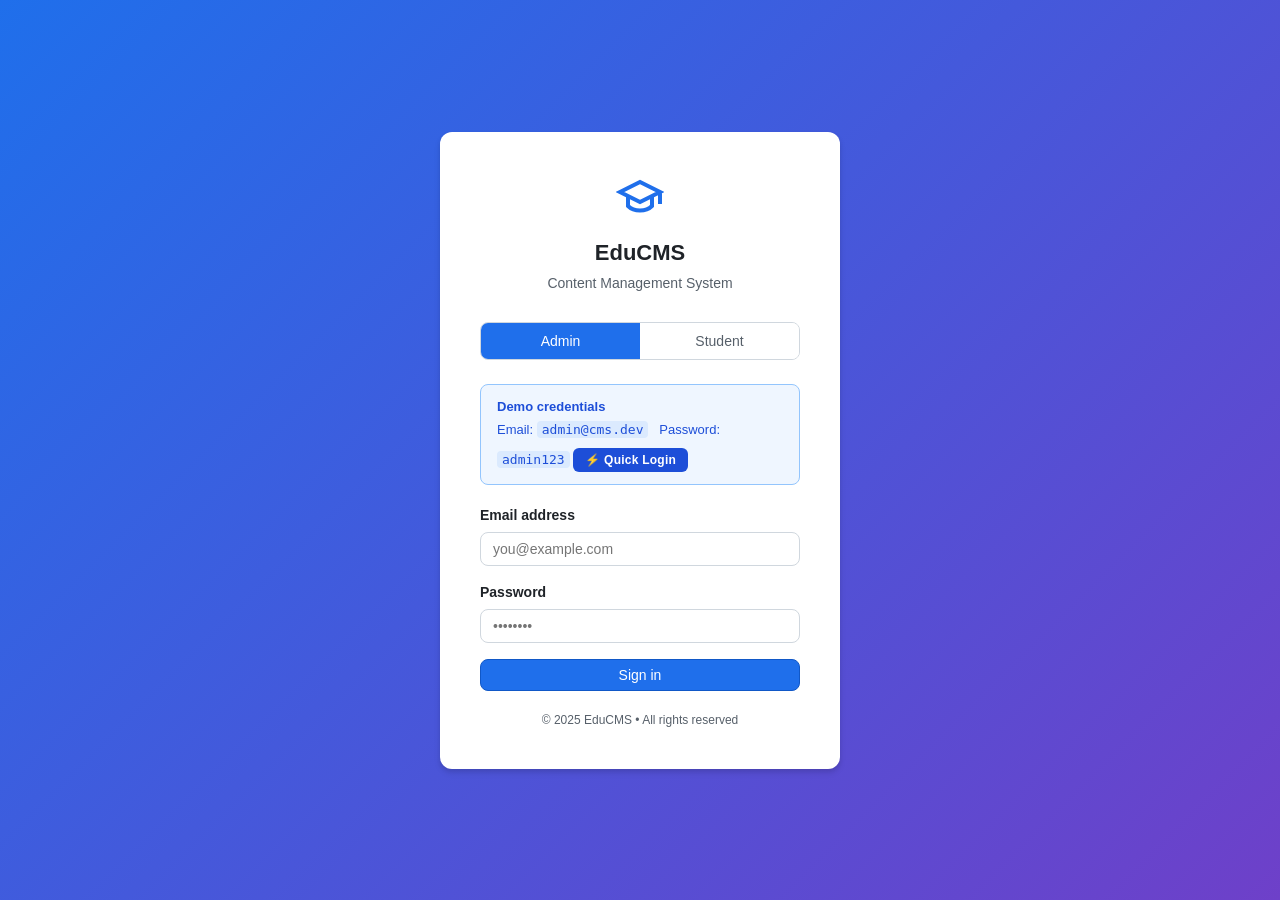
<file: index.html>
<!DOCTYPE html>
<html lang="en">
<head>
  <meta charset="UTF-8" />
  <meta name="viewport" content="width=device-width, initial-scale=1.0" />
  <title>CMS – Login</title>
  <link rel="stylesheet" href="css/style.css" />
  <style>
    .demo-creds {
      background: #eff6ff;
      border: 1px solid #93c5fd;
      border-radius: 8px;
      padding: 12px 16px;
      margin-bottom: 20px;
      font-size: 13px;
      color: #1d4ed8;
    }
    .demo-creds strong { display: block; margin-bottom: 4px; }
    .demo-creds code {
      background: #dbeafe;
      padding: 1px 5px;
      border-radius: 4px;
      font-family: monospace;
    }
  </style>
</head>
<body>
  <div class="auth-page">
    <div class="auth-card">
      <div class="auth-logo">
        <!-- Graduation cap icon -->
        <svg xmlns="http://www.w3.org/2000/svg" viewBox="0 0 24 24" fill="none" stroke="currentColor" stroke-width="2">
          <path d="M22 10v6M2 10l10-5 10 5-10 5z"/>
          <path d="M6 12v5c3 3 9 3 12 0v-5"/>
        </svg>
        <h1>EduCMS</h1>
        <p>Content Management System</p>
      </div>

      <!-- Role Selector -->
      <div class="role-tabs" role="tablist">
        <button class="role-tab active" data-role="admin"   role="tab" aria-selected="true">Admin</button>
        <button class="role-tab"        data-role="student" role="tab" aria-selected="false">Student</button>
      </div>

      <!-- Demo credentials hint -->
      <div class="demo-creds" id="demo-creds">
        <strong>Demo credentials</strong>
        <span id="demo-text">
          Email: <code>admin@cms.dev</code> &nbsp; Password: <code>admin123</code>
        </span>
        <button type="button" id="quick-login-btn" class="quick-login-btn">
          ⚡ Quick Login
        </button>
      </div>

      <!-- Alert area -->
      <div id="login-alert" style="display:none;"></div>

      <!-- Login Form -->
      <form id="login-form" novalidate>
        <div class="form-group">
          <label for="email">Email address</label>
          <input type="email" id="email" name="email" placeholder="you@example.com" autocomplete="email" required />
          <span class="error-msg" id="email-err"></span>
        </div>
        <div class="form-group">
          <label for="password">Password</label>
          <input type="password" id="password" name="password" placeholder="••••••••" autocomplete="current-password" required />
          <span class="error-msg" id="password-err"></span>
        </div>
        <button type="submit" class="btn btn-primary" style="width:100%; justify-content: center;">
          Sign in
        </button>
      </form>

      <p class="auth-footer">&copy; 2025 EduCMS &bull; All rights reserved</p>
    </div>
  </div>

  <script src="js/app.js"></script>
  <script>
    const DEMO = {
      admin:   { email: 'admin@cms.dev',   password: 'admin123',   label: 'Email: <code>admin@cms.dev</code> &nbsp; Password: <code>admin123</code>' },
      student: { email: 'alice@cms.dev',   password: 'student123', label: 'Email: <code>alice@cms.dev</code> &nbsp; Password: <code>student123</code>' },
    };

    let selectedRole = 'admin';

    // If already logged in, redirect immediately
    const session = Auth.getSession();
    if (session) {
      window.location.href = session.role === 'admin' ? 'admin/index.html' : 'student/index.html';
    }

    // Role tab switching
    document.querySelectorAll('.role-tab').forEach(btn => {
      btn.addEventListener('click', () => {
        document.querySelectorAll('.role-tab').forEach(b => {
          b.classList.remove('active');
          b.setAttribute('aria-selected', 'false');
        });
        btn.classList.add('active');
        btn.setAttribute('aria-selected', 'true');
        selectedRole = btn.dataset.role;
        document.getElementById('demo-text').innerHTML = DEMO[selectedRole].label;
        clearErrors();
      });
    });

    // Quick Login – auto-fill and submit the demo credentials
    document.getElementById('quick-login-btn').addEventListener('click', () => {
      clearErrors();
      document.getElementById('email').value    = DEMO[selectedRole].email;
      document.getElementById('password').value = DEMO[selectedRole].password;
      const form = document.getElementById('login-form');
      // requestSubmit() fires validation and submit event; fall back to dispatchEvent for older browsers
      if (typeof form.requestSubmit === 'function') {
        form.requestSubmit();
      } else {
        form.dispatchEvent(new Event('submit', { bubbles: true, cancelable: true }));
      }
    });

    // Form submission
    document.getElementById('login-form').addEventListener('submit', function(e) {
      e.preventDefault();
      clearErrors();

      const email    = document.getElementById('email').value.trim();
      const password = document.getElementById('password').value;
      let valid = true;

      if (!email) {
        showFieldError('email', 'Email is required.');
        valid = false;
      }
      if (!password) {
        showFieldError('password', 'Password is required.');
        valid = false;
      }
      if (!valid) return;

      const session = Auth.login(email, password, selectedRole);
      if (session) {
        window.location.href = selectedRole === 'admin' ? 'admin/index.html' : 'student/index.html';
      } else {
        showAlert('Invalid email or password for the selected role.', 'danger');
      }
    });

    function showFieldError(field, msg) {
      document.getElementById(field).classList.add('input-error');
      document.getElementById(field + '-err').textContent = msg;
    }

    function clearErrors() {
      ['email', 'password'].forEach(f => {
        document.getElementById(f).classList.remove('input-error');
        document.getElementById(f + '-err').textContent = '';
      });
      const alert = document.getElementById('login-alert');
      alert.style.display = 'none';
      alert.textContent = '';
    }

    function showAlert(msg, type) {
      const alert = document.getElementById('login-alert');
      alert.className = `alert alert-${type}`;
      alert.textContent = msg;
      alert.style.display = 'block';
    }
  </script>
</body>
</html>
</file>
<file: css/style.css>
/* CMS Shared Styles */

*, *::before, *::after {
  box-sizing: border-box;
  margin: 0;
  padding: 0;
}

:root {
  --primary: #1f6feb;
  --primary-dark: #1158c7;
  --secondary: #6e40c9;
  --success: #2da44e;
  --danger: #cf222e;
  --warning: #d4a72c;
  --bg: #f6f8fa;
  --surface: #ffffff;
  --border: #d0d7de;
  --text: #1f2328;
  --text-muted: #57606a;
  --shadow: 0 1px 3px rgba(0,0,0,0.12), 0 1px 2px rgba(0,0,0,0.08);
  --shadow-md: 0 4px 6px rgba(0,0,0,0.10), 0 2px 4px rgba(0,0,0,0.06);
  --radius: 8px;
  --sidebar-width: 240px;
}

body {
  font-family: -apple-system, BlinkMacSystemFont, "Segoe UI", Roboto, Helvetica, Arial, sans-serif;
  background: var(--bg);
  color: var(--text);
  font-size: 14px;
  line-height: 1.5;
  min-height: 100vh;
}

a {
  color: var(--primary);
  text-decoration: none;
}

a:hover {
  text-decoration: underline;
}

/* ---- Buttons ---- */
.btn {
  display: inline-flex;
  align-items: center;
  gap: 6px;
  padding: 8px 16px;
  border: 1px solid transparent;
  border-radius: var(--radius);
  font-size: 14px;
  font-weight: 500;
  cursor: pointer;
  transition: background 0.15s, border-color 0.15s, box-shadow 0.15s;
  text-decoration: none;
  line-height: 1;
}

.btn:focus {
  outline: 2px solid var(--primary);
  outline-offset: 2px;
}

.btn-primary {
  background: var(--primary);
  color: #fff;
  border-color: var(--primary-dark);
}

.btn-primary:hover {
  background: var(--primary-dark);
  text-decoration: none;
}

.btn-secondary {
  background: var(--surface);
  color: var(--text);
  border-color: var(--border);
}

.btn-secondary:hover {
  background: var(--bg);
  text-decoration: none;
}

.btn-success {
  background: var(--success);
  color: #fff;
  border-color: #26994a;
}

.btn-success:hover {
  background: #26994a;
  text-decoration: none;
}

.btn-danger {
  background: var(--danger);
  color: #fff;
  border-color: #b91c24;
}

.btn-danger:hover {
  background: #b91c24;
  text-decoration: none;
}

.btn-sm {
  padding: 5px 10px;
  font-size: 12px;
}

.btn-icon {
  padding: 6px;
  background: transparent;
  border: none;
  color: var(--text-muted);
  cursor: pointer;
  border-radius: var(--radius);
}

.btn-icon:hover {
  color: var(--text);
  background: var(--bg);
}

/* ---- Form Elements ---- */
.form-group {
  margin-bottom: 16px;
}

label {
  display: block;
  font-weight: 600;
  margin-bottom: 6px;
  color: var(--text);
}

input[type="text"],
input[type="email"],
input[type="password"],
input[type="number"],
input[type="search"],
input[type="date"],
select,
textarea {
  width: 100%;
  padding: 8px 12px;
  border: 1px solid var(--border);
  border-radius: var(--radius);
  font-size: 14px;
  color: var(--text);
  background: var(--surface);
  transition: border-color 0.15s, box-shadow 0.15s;
  font-family: inherit;
}

input:focus, select:focus, textarea:focus {
  outline: none;
  border-color: var(--primary);
  box-shadow: 0 0 0 3px rgba(31, 111, 235, 0.15);
}

textarea {
  resize: vertical;
  min-height: 100px;
}

.input-error {
  border-color: var(--danger) !important;
}

.error-msg {
  color: var(--danger);
  font-size: 12px;
  margin-top: 4px;
}

/* ---- Cards ---- */
.card {
  background: var(--surface);
  border: 1px solid var(--border);
  border-radius: var(--radius);
  box-shadow: var(--shadow);
  overflow: hidden;
}

.card-header {
  padding: 16px 20px;
  border-bottom: 1px solid var(--border);
  font-weight: 600;
  font-size: 15px;
  display: flex;
  align-items: center;
  justify-content: space-between;
  background: var(--surface);
}

.card-body {
  padding: 20px;
}

/* ---- Tables ---- */
.table-wrap {
  overflow-x: auto;
}

table {
  width: 100%;
  border-collapse: collapse;
}

th, td {
  padding: 10px 14px;
  text-align: left;
  border-bottom: 1px solid var(--border);
}

th {
  background: var(--bg);
  font-weight: 600;
  font-size: 12px;
  text-transform: uppercase;
  letter-spacing: 0.05em;
  color: var(--text-muted);
}

tr:last-child td {
  border-bottom: none;
}

tr:hover td {
  background: #f0f6ff;
}

/* ---- Badges ---- */
.badge {
  display: inline-flex;
  align-items: center;
  padding: 2px 8px;
  border-radius: 12px;
  font-size: 12px;
  font-weight: 600;
}

.badge-primary { background: #dbeafe; color: var(--primary-dark); }
.badge-success { background: #dcfce7; color: #15803d; }
.badge-warning { background: #fef9c3; color: #b45309; }
.badge-danger  { background: #fee2e2; color: #991b1b; }
.badge-secondary { background: #f1f5f9; color: #475569; }

/* ---- Alerts ---- */
.alert {
  padding: 12px 16px;
  border-radius: var(--radius);
  border: 1px solid transparent;
  font-size: 14px;
  margin-bottom: 16px;
}

.alert-success { background: #f0fdf4; border-color: #86efac; color: #15803d; }
.alert-danger  { background: #fef2f2; border-color: #fca5a5; color: #991b1b; }
.alert-info    { background: #eff6ff; border-color: #93c5fd; color: #1d4ed8; }
.alert-warning { background: #fffbeb; border-color: #fcd34d; color: #92400e; }

/* ---- Auth / Login Page ---- */
.auth-page {
  min-height: 100vh;
  display: flex;
  align-items: center;
  justify-content: center;
  background: linear-gradient(135deg, #1f6feb 0%, #6e40c9 100%);
  padding: 24px;
}

.auth-card {
  background: var(--surface);
  border-radius: 12px;
  box-shadow: var(--shadow-md);
  width: 100%;
  max-width: 400px;
  padding: 40px;
}

.auth-logo {
  text-align: center;
  margin-bottom: 28px;
}

.auth-logo svg {
  width: 48px;
  height: 48px;
  color: var(--primary);
}

.auth-logo h1 {
  font-size: 22px;
  font-weight: 700;
  margin-top: 10px;
  color: var(--text);
}

.auth-logo p {
  color: var(--text-muted);
  margin-top: 4px;
  font-size: 14px;
}

.role-tabs {
  display: flex;
  border: 1px solid var(--border);
  border-radius: var(--radius);
  overflow: hidden;
  margin-bottom: 24px;
}

.role-tab {
  flex: 1;
  padding: 10px;
  text-align: center;
  cursor: pointer;
  font-weight: 500;
  font-size: 14px;
  color: var(--text-muted);
  background: var(--surface);
  border: none;
  transition: background 0.15s, color 0.15s;
}

.role-tab.active {
  background: var(--primary);
  color: #fff;
}

.auth-footer {
  text-align: center;
  margin-top: 20px;
  font-size: 12px;
  color: var(--text-muted);
}

.quick-login-btn {
  display: inline-block;
  margin-top: 8px;
  padding: 5px 12px;
  background: #1d4ed8;
  color: #fff;
  border: none;
  border-radius: 6px;
  font-size: 12px;
  font-weight: 600;
  cursor: pointer;
  letter-spacing: 0.02em;
}

.quick-login-btn:hover {
  background: #1e40af;
}

/* ---- App Layout ---- */
.app-layout {
  display: flex;
  min-height: 100vh;
}

/* ---- Sidebar ---- */
.sidebar {
  width: var(--sidebar-width);
  background: #0d1117;
  color: #e6edf3;
  display: flex;
  flex-direction: column;
  flex-shrink: 0;
  position: fixed;
  top: 0;
  left: 0;
  height: 100vh;
  overflow-y: auto;
  z-index: 100;
}

.sidebar-brand {
  padding: 20px 16px;
  border-bottom: 1px solid #21262d;
  display: flex;
  align-items: center;
  gap: 10px;
}

.sidebar-brand-icon {
  width: 32px;
  height: 32px;
  border-radius: 6px;
  background: var(--primary);
  display: flex;
  align-items: center;
  justify-content: center;
  flex-shrink: 0;
}

.sidebar-brand-icon svg {
  color: #fff;
}

.sidebar-brand-text {
  font-weight: 700;
  font-size: 15px;
  color: #e6edf3;
  white-space: nowrap;
  overflow: hidden;
  text-overflow: ellipsis;
}

.sidebar-brand-sub {
  font-size: 11px;
  color: #8b949e;
  margin-top: 1px;
}

.sidebar-nav {
  flex: 1;
  padding: 12px 0;
}

.nav-section {
  margin-bottom: 8px;
}

.nav-section-title {
  padding: 6px 16px;
  font-size: 11px;
  font-weight: 600;
  text-transform: uppercase;
  letter-spacing: 0.06em;
  color: #8b949e;
}

.nav-link {
  display: flex;
  align-items: center;
  gap: 10px;
  padding: 8px 16px;
  color: #8b949e;
  font-size: 14px;
  cursor: pointer;
  border-radius: 0;
  transition: color 0.15s, background 0.15s;
  border: none;
  background: none;
  width: 100%;
  text-align: left;
  text-decoration: none;
}

.nav-link:hover {
  color: #e6edf3;
  background: #21262d;
  text-decoration: none;
}

.nav-link.active {
  color: #e6edf3;
  background: #21262d;
}

.nav-link svg {
  flex-shrink: 0;
  width: 16px;
  height: 16px;
}

.sidebar-footer {
  padding: 16px;
  border-top: 1px solid #21262d;
}

.user-info {
  display: flex;
  align-items: center;
  gap: 10px;
  margin-bottom: 10px;
}

.user-avatar {
  width: 32px;
  height: 32px;
  border-radius: 50%;
  background: var(--primary);
  display: flex;
  align-items: center;
  justify-content: center;
  font-weight: 700;
  font-size: 13px;
  color: #fff;
  flex-shrink: 0;
}

.user-name {
  font-weight: 600;
  font-size: 13px;
  color: #e6edf3;
}

.user-role {
  font-size: 11px;
  color: #8b949e;
}

/* ---- Main Content Area ---- */
.main-content {
  flex: 1;
  margin-left: var(--sidebar-width);
  display: flex;
  flex-direction: column;
  min-height: 100vh;
}

.topbar {
  background: var(--surface);
  border-bottom: 1px solid var(--border);
  padding: 12px 24px;
  display: flex;
  align-items: center;
  justify-content: space-between;
  position: sticky;
  top: 0;
  z-index: 50;
}

.topbar-title {
  font-size: 16px;
  font-weight: 600;
  color: var(--text);
}

.page-content {
  flex: 1;
  padding: 24px;
}

/* ---- Dashboard Stats ---- */
.stats-grid {
  display: grid;
  grid-template-columns: repeat(auto-fit, minmax(200px, 1fr));
  gap: 16px;
  margin-bottom: 24px;
}

.stat-card {
  background: var(--surface);
  border: 1px solid var(--border);
  border-radius: var(--radius);
  padding: 20px;
  display: flex;
  align-items: center;
  gap: 16px;
  box-shadow: var(--shadow);
}

.stat-icon {
  width: 48px;
  height: 48px;
  border-radius: 10px;
  display: flex;
  align-items: center;
  justify-content: center;
  flex-shrink: 0;
}

.stat-icon.blue   { background: #dbeafe; color: var(--primary); }
.stat-icon.green  { background: #dcfce7; color: var(--success); }
.stat-icon.purple { background: #ede9fe; color: var(--secondary); }
.stat-icon.orange { background: #ffedd5; color: #ea580c; }

.stat-value {
  font-size: 28px;
  font-weight: 700;
  color: var(--text);
  line-height: 1;
}

.stat-label {
  font-size: 13px;
  color: var(--text-muted);
  margin-top: 4px;
}

/* ---- Content Grid ---- */
.content-grid {
  display: grid;
  grid-template-columns: repeat(auto-fill, minmax(280px, 1fr));
  gap: 16px;
}

.course-card {
  background: var(--surface);
  border: 1px solid var(--border);
  border-radius: var(--radius);
  overflow: hidden;
  box-shadow: var(--shadow);
  transition: box-shadow 0.2s, transform 0.2s;
}

.course-card:hover {
  box-shadow: var(--shadow-md);
  transform: translateY(-2px);
}

.course-card-header {
  height: 8px;
}

.course-card-body {
  padding: 16px;
}

.course-card-title {
  font-size: 15px;
  font-weight: 600;
  color: var(--text);
  margin-bottom: 6px;
}

.course-card-desc {
  font-size: 13px;
  color: var(--text-muted);
  margin-bottom: 12px;
  display: -webkit-box;
  -webkit-line-clamp: 2;
  -webkit-box-orient: vertical;
  overflow: hidden;
}

.course-card-meta {
  display: flex;
  align-items: center;
  justify-content: space-between;
  font-size: 12px;
  color: var(--text-muted);
}

.course-card-actions {
  display: flex;
  gap: 8px;
  margin-top: 12px;
}

/* ---- Progress Bar ---- */
.progress-wrap {
  background: var(--bg);
  border-radius: 4px;
  height: 6px;
  overflow: hidden;
  margin-top: 8px;
}

.progress-bar {
  height: 100%;
  border-radius: 4px;
  background: var(--primary);
  transition: width 0.4s ease;
}

/* ---- Modal ---- */
.modal-overlay {
  position: fixed;
  inset: 0;
  background: rgba(0,0,0,0.5);
  z-index: 200;
  display: flex;
  align-items: center;
  justify-content: center;
  padding: 24px;
  opacity: 0;
  pointer-events: none;
  transition: opacity 0.2s;
}

.modal-overlay.open {
  opacity: 1;
  pointer-events: all;
}

.modal {
  background: var(--surface);
  border-radius: 12px;
  box-shadow: 0 20px 60px rgba(0,0,0,0.3);
  width: 100%;
  max-width: 520px;
  max-height: 90vh;
  overflow-y: auto;
  transform: translateY(-20px);
  transition: transform 0.2s;
}

.modal-overlay.open .modal {
  transform: translateY(0);
}

.modal-header {
  padding: 20px 24px 16px;
  border-bottom: 1px solid var(--border);
  display: flex;
  align-items: center;
  justify-content: space-between;
}

.modal-title {
  font-size: 16px;
  font-weight: 600;
}

.modal-body {
  padding: 20px 24px;
}

.modal-footer {
  padding: 16px 24px;
  border-top: 1px solid var(--border);
  display: flex;
  gap: 8px;
  justify-content: flex-end;
}

/* ---- Toast ---- */
.toast-container {
  position: fixed;
  bottom: 24px;
  right: 24px;
  z-index: 500;
  display: flex;
  flex-direction: column;
  gap: 8px;
}

.toast {
  padding: 12px 16px;
  border-radius: var(--radius);
  box-shadow: var(--shadow-md);
  font-size: 14px;
  color: #fff;
  min-width: 220px;
  max-width: 340px;
  animation: slideIn 0.3s ease;
}

.toast-success { background: var(--success); }
.toast-danger  { background: var(--danger); }
.toast-info    { background: var(--primary); }

@keyframes slideIn {
  from { transform: translateX(100%); opacity: 0; }
  to   { transform: translateX(0);   opacity: 1; }
}

/* ---- Section Header ---- */
.section-header {
  display: flex;
  align-items: center;
  justify-content: space-between;
  margin-bottom: 16px;
}

.section-title {
  font-size: 18px;
  font-weight: 600;
  color: var(--text);
}

/* ---- Search ---- */
.search-box {
  position: relative;
  max-width: 280px;
}

.search-box input {
  padding-left: 36px;
}

.search-icon {
  position: absolute;
  left: 10px;
  top: 50%;
  transform: translateY(-50%);
  color: var(--text-muted);
  pointer-events: none;
}

/* ---- Empty State ---- */
.empty-state {
  text-align: center;
  padding: 48px 24px;
  color: var(--text-muted);
}

.empty-state svg {
  width: 48px;
  height: 48px;
  margin-bottom: 12px;
  color: var(--border);
}

.empty-state h3 {
  font-size: 16px;
  font-weight: 600;
  color: var(--text);
  margin-bottom: 6px;
}

/* ---- Tabs ---- */
.tabs {
  display: flex;
  border-bottom: 1px solid var(--border);
  margin-bottom: 20px;
}

.tab-btn {
  padding: 10px 16px;
  font-size: 14px;
  font-weight: 500;
  cursor: pointer;
  border: none;
  border-bottom: 2px solid transparent;
  background: none;
  color: var(--text-muted);
  transition: color 0.15s, border-color 0.15s;
  margin-bottom: -1px;
}

.tab-btn.active {
  color: var(--primary);
  border-bottom-color: var(--primary);
}

/* ---- Responsive ---- */
@media (max-width: 768px) {
  .sidebar {
    width: 100%;
    height: auto;
    position: relative;
  }

  .main-content {
    margin-left: 0;
  }

  .app-layout {
    flex-direction: column;
  }

  .stats-grid {
    grid-template-columns: repeat(2, 1fr);
  }
}
</file>
